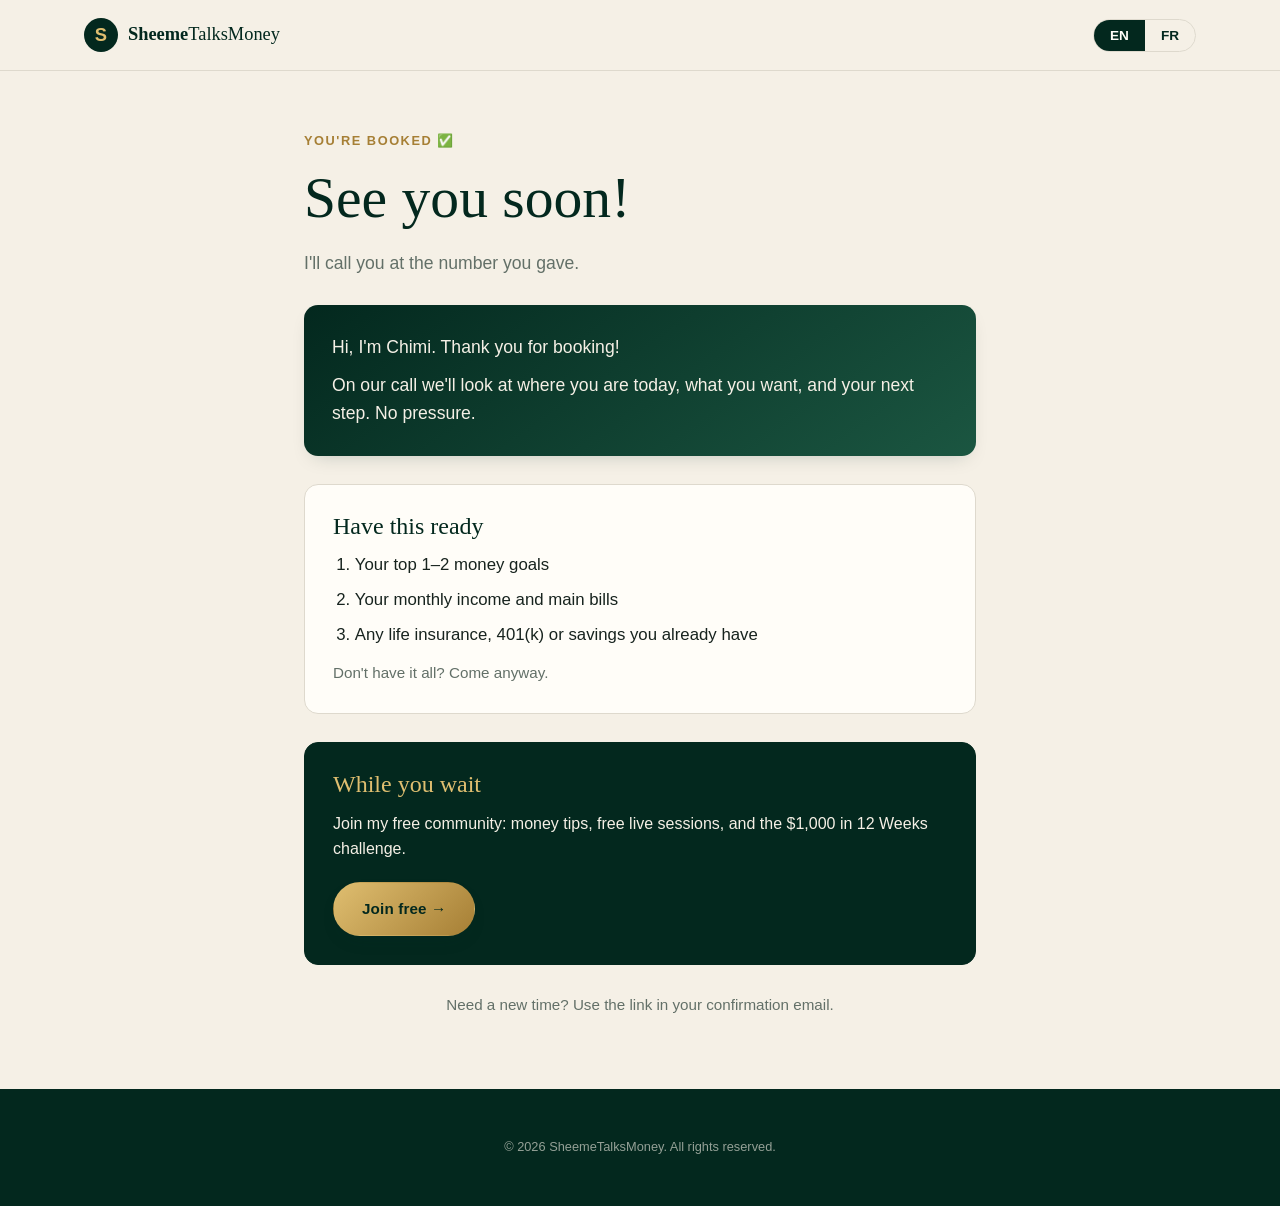
<file: booked/index.html>
<!DOCTYPE html>
<html lang="en">

<head>
  <meta charset="UTF-8">

  <meta
    name="viewport"
    content="width=device-width, initial-scale=1.0"
  >

  <!-- Confirmation page Calendly redirects to after a booking.
       Not meant to show up in search results. -->
  <meta name="robots" content="noindex">

  <meta
    name="theme-color"
    content="#123d2e"
  >

  <title>
    You're booked | SheemeTalksMoney
  </title>

  <link
    rel="stylesheet"
    href="../css/style.css"
  >

  <link
    rel="stylesheet"
    href="../css/booked.css"
  >
</head>


<body>

  <!-- =========================================
       HEADER
  ========================================== -->

  <header class="site-header">

    <nav
      class="nav shell"
      aria-label="Main navigation"
    >

      <a
        class="brand"
        href="../"
        aria-label="SheemeTalksMoney home"
      >

        <span class="brand-mark">
          S
        </span>

        <span>
          <strong>Sheeme</strong>TalksMoney
        </span>

      </a>


      <!-- Language switch. js/booked.js picks the
           visitor's browser language on first load. -->
      <div
        class="lang-switch"
        role="group"
        aria-label="Language / Langue"
      >
        <button type="button" data-set-lang="en">EN</button>
        <button type="button" data-set-lang="fr">FR</button>
      </div>

    </nav>

  </header>


  <main id="main-content">

    <section class="booked">

      <div class="shell booked-shell">


        <!-- =====================================
             CONFIRMATION
        ====================================== -->

        <div class="booked-head">

          <p class="eyebrow">
            <span data-lang="en">You're booked ✅</span>
            <span data-lang="fr">C'est confirmé ✅</span>
          </p>

          <h1>
            <span data-lang="en">See you soon<span class="js-first-name"></span>!</span>
            <span data-lang="fr">À très bientôt<span class="js-first-name"></span> !</span>
          </h1>

          <!-- Filled in from Calendly's redirect details;
               stays hidden if they aren't passed. -->
          <p class="booked-when" hidden>
            <span class="js-when"></span>
          </p>

          <p class="booked-lede">
            <span data-lang="en">I'll call you at the number you gave.</span>
            <span data-lang="fr">Je vous appellerai au numéro indiqué.</span>
            <span class="js-video-line" hidden>
              <span data-lang="en">Watch this short video first.</span>
              <span data-lang="fr">Regardez d'abord cette courte vidéo.</span>
            </span>
          </p>

        </div>


        <!-- =====================================
             VIDEO
             Paste the YouTube/Vimeo link into
             VIDEO_URL in js/booked.js. Until then
             the written welcome below shows instead.
        ====================================== -->

        <div class="video-wrapper booked-video" hidden>
          <iframe
            class="js-video"
            title="Welcome from Chimi"
            allow="accelerometer; autoplay; clipboard-write; encrypted-media; gyroscope; picture-in-picture"
            allowfullscreen
          ></iframe>
        </div>

        <div class="booked-welcome">

          <p>
            <span data-lang="en">Hi, I'm Chimi. Thank you for booking!</span>
            <span data-lang="fr">Bonjour, c'est Chimi. Merci pour votre réservation !</span>
          </p>

          <p>
            <span data-lang="en">On our call we'll look at where you are today, what you want, and your next step. No pressure.</span>
            <span data-lang="fr">Pendant l'appel, on regarde où vous en êtes, ce que vous voulez, et votre prochaine étape. Sans pression.</span>
          </p>

        </div>


        <!-- =====================================
             HAVE THIS READY
        ====================================== -->

        <div class="booked-card">

          <h2>
            <span data-lang="en">Have this ready</span>
            <span data-lang="fr">À préparer</span>
          </h2>

          <ol class="booked-list">
            <li>
              <span data-lang="en">Your top 1–2 money goals</span>
              <span data-lang="fr">Vos 1 ou 2 objectifs principaux</span>
            </li>
            <li>
              <span data-lang="en">Your monthly income and main bills</span>
              <span data-lang="fr">Vos revenus et dépenses du mois</span>
            </li>
            <li>
              <span data-lang="en">Any life insurance, 401(k) or savings you already have</span>
              <span data-lang="fr">Vos assurances vie, 401(k) ou épargne actuelles</span>
            </li>
          </ol>

          <p class="booked-note">
            <span data-lang="en">Don't have it all? Come anyway.</span>
            <span data-lang="fr">Il vous manque des infos ? Venez quand même.</span>
          </p>

        </div>


        <!-- =====================================
             NEXT STEP
        ====================================== -->

        <div class="booked-card booked-card-green">

          <h2>
            <span data-lang="en">While you wait</span>
            <span data-lang="fr">En attendant</span>
          </h2>

          <p>
            <span data-lang="en">Join my free community: money tips, free live sessions, and the $1,000 in 12&nbsp;Weeks challenge.</span>
            <span data-lang="fr">Rejoignez ma communauté gratuite : conseils, sessions en direct et le défi 1&nbsp;000&nbsp;$ en 12&nbsp;semaines.</span>
          </p>

          <a
            class="button button-gold js-community-link"
            target="_blank"
            rel="noopener noreferrer"
          >
            <span data-lang="en">Join free →</span>
            <span data-lang="fr">Rejoindre gratuitement →</span>
          </a>

        </div>


        <p class="booked-change">
          <span data-lang="en">Need a new time? Use the link in your confirmation email.</span>
          <span data-lang="fr">Besoin d'un autre horaire ? Utilisez le lien dans votre e-mail de confirmation.</span>
        </p>

      </div>

    </section>


    <footer class="site-footer booked-footer">

      <div class="shell copyright">

        © 2026 SheemeTalksMoney.
        All rights reserved.

      </div>

    </footer>

  </main>


  <script src="../js/booked.js"></script>

</body>

</html>
</file>
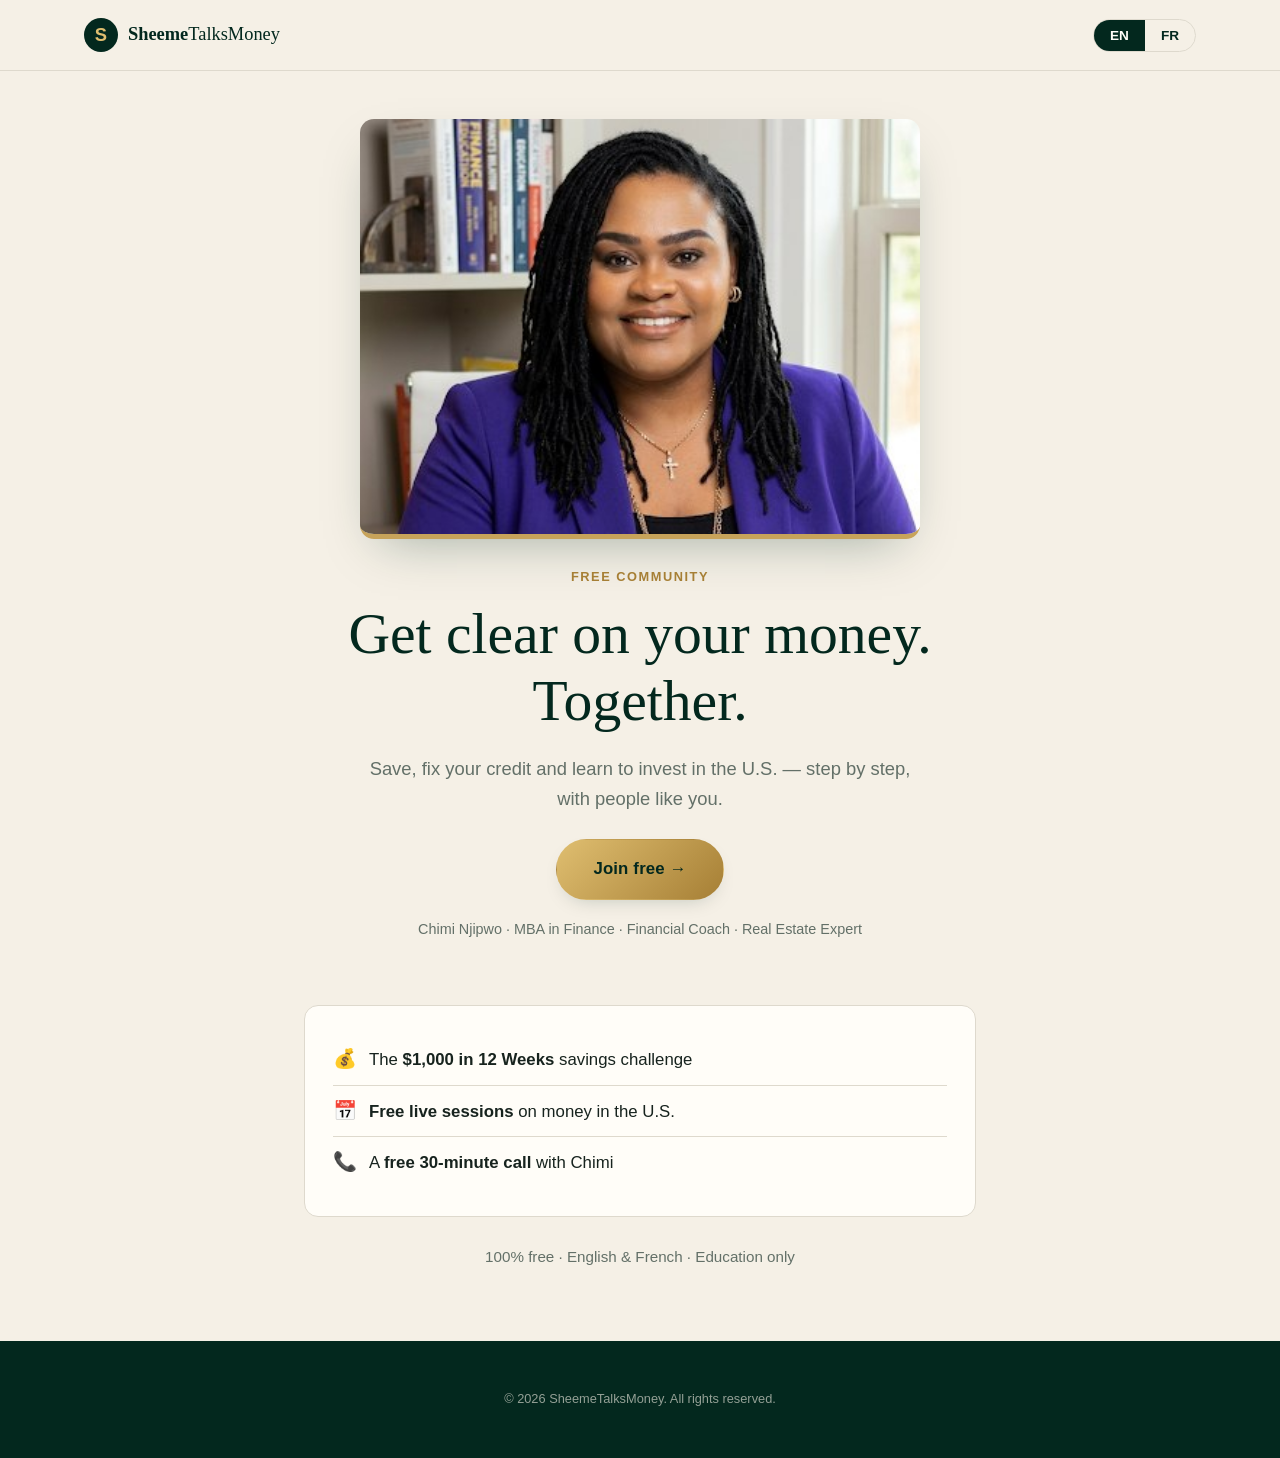
<file: join/index.html>
<!DOCTYPE html>
<html lang="en">

<head>
  <meta charset="UTF-8">

  <meta
    name="viewport"
    content="width=device-width, initial-scale=1.0"
  >

  <meta
    name="description"
    content="Join the free SheemeTalksMoney community with Chimi Njipwo: savings challenge, free live sessions, money resources and a free 30-minute call. English and French."
  >

  <meta
    name="theme-color"
    content="#123d2e"
  >

  <title>
    Join the Free Community | SheemeTalksMoney
  </title>

  <link
    rel="canonical"
    href="https://sheemetalksmoney.github.io/join/"
  >

  <link
    rel="icon"
    href="../images/favicon.svg"
    type="image/svg+xml"
  >

  <!-- Social sharing preview (TikTok bio, WhatsApp, Facebook) -->
  <meta property="og:type" content="website">
  <meta property="og:title" content="Join the free SheemeTalksMoney community">
  <meta property="og:description" content="Save, fix your credit and learn to invest in the U.S. Free challenge, live sessions and a free call with Chimi. English & French.">
  <meta property="og:image" content="https://sheemetalksmoney.github.io/images/chimi.jpg">
  <meta property="og:url" content="https://sheemetalksmoney.github.io/join/">
  <meta name="twitter:card" content="summary">

  <link
    rel="stylesheet"
    href="../css/style.css"
  >

  <link
    rel="stylesheet"
    href="../css/booked.css"
  >

  <link
    rel="stylesheet"
    href="../css/join.css"
  >
</head>


<body>

  <!-- =========================================
       HEADER
  ========================================== -->

  <header class="site-header">

    <nav
      class="nav shell"
      aria-label="Main navigation"
    >

      <a
        class="brand"
        href="../"
        aria-label="SheemeTalksMoney home"
      >

        <span class="brand-mark">
          S
        </span>

        <span>
          <strong>Sheeme</strong>TalksMoney
        </span>

      </a>


      <!-- Language switch. js/join.js picks the
           visitor's browser language on first load. -->
      <div
        class="lang-switch"
        role="group"
        aria-label="Language / Langue"
      >
        <button type="button" data-set-lang="en">EN</button>
        <button type="button" data-set-lang="fr">FR</button>
      </div>

    </nav>

  </header>


  <main id="main-content">

    <!-- =========================================
         HERO
    ========================================== -->

    <section class="join-hero">

      <div class="shell join-hero-shell">

        <img
          class="join-photo"
          src="../images/chimi-banner.jpg"
          alt="Chimi Njipwo"
          width="386"
          height="512"
        >

        <p class="eyebrow">
          <span data-lang="en">Free community</span>
          <span data-lang="fr">Communauté gratuite</span>
        </p>

        <h1>
          <span data-lang="en">Get clear on your money. Together.</span>
          <span data-lang="fr">Prends le contrôle de ton argent. Ensemble.</span>
        </h1>

        <p class="join-lede">
          <span data-lang="en">Save, fix your credit and learn to invest in the U.S. — step by step, with people like you.</span>
          <span data-lang="fr">Épargne, répare ton crédit et apprends à investir aux États-Unis — étape par étape, avec des gens comme toi.</span>
        </p>

        <a
          class="button button-gold join-cta js-join-link"
        >
          <span data-lang="en">Join free →</span>
          <span data-lang="fr">Rejoindre gratuitement →</span>
        </a>

        <p class="join-host">
          Chimi Njipwo · MBA in Finance · Financial Coach · Real Estate Expert
        </p>

      </div>

    </section>


    <section class="booked">

      <div class="shell booked-shell">

        <div class="booked-card">

          <ul class="join-list">
            <li>
              <span class="join-icon" aria-hidden="true">💰</span>
              <span data-lang="en">The <strong>$1,000 in 12 Weeks</strong> savings challenge</span>
              <span data-lang="fr">Le défi <strong>1 000 $ en 12 semaines</strong></span>
            </li>
            <li>
              <span class="join-icon" aria-hidden="true">📅</span>
              <span data-lang="en"><strong>Free live sessions</strong> on money in the U.S.</span>
              <span data-lang="fr"><strong>Sessions en direct gratuites</strong> sur l'argent aux États-Unis</span>
            </li>
            <li>
              <span class="join-icon" aria-hidden="true">📞</span>
              <span data-lang="en">A <strong>free 30-minute call</strong> with Chimi</span>
              <span data-lang="fr">Un <strong>appel gratuit de 30 minutes</strong> avec Chimi</span>
            </li>
          </ul>

        </div>

        <div class="join-final">

          <p class="booked-change">
            <span data-lang="en">100% free · English &amp; French · Education only</span>
            <span data-lang="fr">100 % gratuit · Français et anglais · Contenu éducatif</span>
          </p>

        </div>

      </div>

    </section>


    <footer class="site-footer booked-footer">

      <div class="shell copyright">

        © 2026 SheemeTalksMoney.
        All rights reserved.

      </div>

    </footer>

  </main>


  <script src="../js/join.js"></script>

</body>

</html>
</file>
<file: css/style.css>
/* =========================================================
   SheemeTalksMoney — site styles
   Palette supplied by client; do not add new colors without
   deriving them from these tokens.
========================================================= */

:root {
  --green: #123d2e;
  --green-dark: #062d22;
  --green-deep: #03281e;
  --green-light: #1b5641;

  --gold: #c7a35a;
  --gold-light: #dfbe70;
  --gold-dark: #a67f35;

  --cream: #f5f0e6;
  --cream-dark: #eee5d4;

  --white: #fffdf8;
  --ink: #17231e;
  --muted: #637068;
  --line: #ded9cd;

  --shell-width: 1160px;
  --radius: 14px;
  --radius-sm: 8px;
  --shadow: 0 20px 50px -20px rgba(6, 45, 34, 0.35);
  --shadow-sm: 0 8px 20px -10px rgba(6, 45, 34, 0.25);

  --font-body: "Georgia", "Iowan Old Style", "Times New Roman", serif;
  --font-sans: -apple-system, BlinkMacSystemFont, "Segoe UI", Helvetica, Arial, sans-serif;
}

/* =========================================================
   RESET / BASE
========================================================= */

*,
*::before,
*::after {
  box-sizing: border-box;
}

html {
  scroll-behavior: smooth;
  -webkit-text-size-adjust: 100%;
}

body {
  margin: 0;
  font-family: var(--font-sans);
  color: var(--ink);
  background: var(--cream);
  line-height: 1.6;
  -webkit-font-smoothing: antialiased;
}

img {
  max-width: 100%;
  display: block;
}

a {
  color: inherit;
  text-decoration: none;
}

h1,
h2,
h3,
h4 {
  font-family: var(--font-body);
  color: var(--green-deep);
  line-height: 1.15;
  margin: 0 0 0.5em;
}

h1 {
  font-size: clamp(2.4rem, 4.5vw, 3.6rem);
  font-weight: 400;
}

h2 {
  font-size: clamp(1.9rem, 3vw, 2.6rem);
  font-weight: 400;
}

h3 {
  font-size: 1.25rem;
  font-weight: 600;
  color: var(--green-deep);
}

h4 {
  font-size: 0.95rem;
  letter-spacing: 0.04em;
  text-transform: uppercase;
  color: var(--gold-dark);
}

p {
  margin: 0 0 1em;
  color: var(--muted);
}

@media (prefers-reduced-motion: reduce) {
  html {
    scroll-behavior: auto;
  }

  * {
    animation-duration: 0.01ms !important;
    animation-iteration-count: 1 !important;
    transition-duration: 0.01ms !important;
    scroll-behavior: auto !important;
  }
}

/* Focus visibility everywhere — never remove without replacing */
a:focus-visible,
button:focus-visible {
  outline: 3px solid var(--gold-dark);
  outline-offset: 3px;
  border-radius: 4px;
}

/* =========================================================
   SKIP LINK
========================================================= */

.skip-link {
  position: absolute;
  left: 1rem;
  top: -3rem;
  background: var(--green-deep);
  color: var(--white);
  padding: 0.75rem 1.25rem;
  border-radius: var(--radius-sm);
  font-size: 0.9rem;
  z-index: 1000;
  transition: top 0.2s ease;
}

.skip-link:focus {
  top: 1rem;
}

/* =========================================================
   LAYOUT SHELL
========================================================= */

.shell {
  width: 100%;
  max-width: var(--shell-width);
  margin: 0 auto;
  padding: 0 24px;
}

section {
  padding: 88px 0;
}

/* =========================================================
   BUTTONS / LINKS
========================================================= */

.button {
  display: inline-flex;
  align-items: center;
  gap: 8px;
  padding: 14px 28px;
  border-radius: 999px;
  font-size: 0.95rem;
  font-weight: 600;
  letter-spacing: 0.01em;
  border: 1px solid transparent;
  transition: transform 0.18s ease, box-shadow 0.18s ease, background 0.18s ease;
  white-space: nowrap;
}

.button-gold {
  background: linear-gradient(135deg, var(--gold-light), var(--gold-dark));
  color: var(--green-deep);
  box-shadow: var(--shadow-sm);
}

.button-gold:hover {
  transform: translateY(-2px);
  box-shadow: 0 14px 30px -12px rgba(166, 127, 53, 0.55);
}

.button-green {
  background: var(--green-deep);
  color: var(--white);
  border-color: var(--green-deep);
}

.button-green:hover {
  transform: translateY(-2px);
  background: var(--green-dark);
  box-shadow: var(--shadow-sm);
}

.text-link {
  display: inline-block;
  font-weight: 600;
  color: var(--green-deep);
  border-bottom: 1px solid var(--gold-dark);
  padding-bottom: 2px;
  transition: color 0.15s ease, border-color 0.15s ease;
}

.text-link:hover {
  color: var(--gold-dark);
}

.text-link.light {
  color: var(--cream);
  border-color: var(--gold-light);
}

.text-link.light:hover {
  color: var(--gold-light);
}

.eyebrow {
  display: inline-block;
  font-size: 0.8rem;
  font-weight: 700;
  letter-spacing: 0.12em;
  text-transform: uppercase;
  color: var(--gold-dark);
  margin: 0 0 14px;
}

/* =========================================================
   HEADER / NAV
========================================================= */

.site-header {
  position: sticky;
  top: 0;
  z-index: 100;
  background: rgba(245, 240, 230, 0.92);
  backdrop-filter: blur(10px);
  border-bottom: 1px solid var(--line);
}

.nav {
  display: flex;
  align-items: center;
  justify-content: space-between;
  gap: 24px;
  padding: 18px 24px;
}

.brand {
  display: inline-flex;
  align-items: center;
  gap: 10px;
  font-family: var(--font-body);
  font-size: 1.15rem;
  color: var(--green-deep);
}

.brand-mark {
  display: inline-flex;
  align-items: center;
  justify-content: center;
  width: 34px;
  height: 34px;
  border-radius: 50%;
  background: var(--green-deep);
  color: var(--gold-light);
  font-weight: 700;
  font-family: var(--font-sans);
}

.nav-links {
  display: flex;
  align-items: center;
  gap: 28px;
  font-size: 0.95rem;
  font-weight: 500;
}

.nav-links a:not(.button) {
  color: var(--ink);
  position: relative;
}

.nav-links a:not(.button)::after {
  content: "";
  position: absolute;
  left: 0;
  right: 0;
  bottom: -4px;
  height: 2px;
  background: var(--gold-dark);
  transform: scaleX(0);
  transform-origin: left;
  transition: transform 0.2s ease;
}

.nav-links a:not(.button):hover::after {
  transform: scaleX(1);
}

@media (max-width: 860px) {
  .nav-links a:not(.button) {
    display: none;
  }
}

/* =========================================================
   HERO
========================================================= */

.hero {
  position: relative;
  overflow: hidden;
  background: radial-gradient(120% 120% at 20% -10%, var(--green-light), var(--green-deep) 65%);
  color: var(--cream);
  padding: 110px 0 90px;
}

.hero-ring {
  position: absolute;
  top: -220px;
  right: -180px;
  width: 520px;
  height: 520px;
  border-radius: 50%;
  border: 1px solid rgba(223, 190, 112, 0.35);
  pointer-events: none;
}

.hero-grid {
  position: relative;
  display: grid;
  grid-template-columns: 1.15fr 0.85fr;
  gap: 56px;
  align-items: center;
}

.hero-copy h1 {
  color: var(--white);
}

.hero-copy h1 em {
  display: block;
  font-style: normal;
  color: var(--gold-light);
  margin-top: 6px;
}

.hero-lede {
  color: var(--cream-dark);
  font-size: 1.05rem;
  max-width: 46ch;
}

.hero-actions {
  display: flex;
  flex-wrap: wrap;
  align-items: center;
  gap: 22px;
  margin: 30px 0 34px;
}

.hero-trust {
  display: flex;
  flex-wrap: wrap;
  gap: 20px;
  font-size: 0.85rem;
  color: var(--cream-dark);
}

.hero-trust span {
  display: inline-flex;
  align-items: center;
  gap: 6px;
}

.hero-trust i {
  font-style: normal;
  color: var(--gold-light);
}

.hero-portrait {
  position: relative;
}

.portrait-frame {
  border-radius: var(--radius);
  overflow: hidden;
  border: 1px solid rgba(223, 190, 112, 0.4);
  box-shadow: var(--shadow);
}

.portrait-frame img {
  width: 100%;
  height: 100%;
  aspect-ratio: 1 / 1;
  object-fit: cover;
}

.guide-card {
  position: absolute;
  left: -24px;
  bottom: -28px;
  background: var(--white);
  color: var(--ink);
  padding: 20px 24px;
  border-radius: var(--radius-sm);
  box-shadow: var(--shadow);
  max-width: 260px;
}

.guide-card .eyebrow {
  margin-bottom: 8px;
}

.guide-card h2 {
  font-size: 1.3rem;
  margin-bottom: 4px;
}

.guide-card p {
  margin: 0;
  font-size: 0.85rem;
  color: var(--muted);
}

@media (max-width: 900px) {
  .hero-grid {
    grid-template-columns: 1fr;
  }

  .guide-card {
    position: static;
    margin-top: 20px;
    max-width: none;
  }
}

/* =========================================================
   VIDEO SECTION
========================================================= */

.video-section {
  background: var(--white);
  border-top: 1px solid var(--line);
  border-bottom: 1px solid var(--line);
}

.video-grid {
  display: grid;
  grid-template-columns: 0.9fr 1.1fr;
  gap: 56px;
  align-items: center;
}

.video-wrapper {
  border-radius: var(--radius);
  overflow: hidden;
  box-shadow: var(--shadow-sm);
}

.video-placeholder {
  aspect-ratio: 16 / 10;
  display: flex;
  align-items: center;
  justify-content: center;
  background: linear-gradient(145deg, var(--green-deep), var(--green-light));
}

.play-button {
  width: 68px;
  height: 68px;
  margin: 0 auto;
  border-radius: 50%;
  background: var(--gold-light);
  color: var(--green-deep);
  display: flex;
  align-items: center;
  justify-content: center;
  font-size: 1.4rem;
  box-shadow: var(--shadow-sm);
}

@media (max-width: 900px) {
  .video-grid {
    grid-template-columns: 1fr;
  }
}

/* =========================================================
   SERVICES
========================================================= */

.services {
  background: var(--cream);
}

.services-heading {
  text-align: center;
  max-width: 620px;
  margin: 0 auto 56px;
}

.services-heading p:not(.eyebrow) {
  color: var(--muted);
}

.service-grid {
  display: grid;
  grid-template-columns: repeat(4, 1fr);
  gap: 24px;
}

.service-card {
  position: relative;
  background: var(--white);
  border: 1px solid var(--line);
  border-radius: var(--radius);
  padding: 32px 26px;
  display: flex;
  flex-direction: column;
  transition: transform 0.2s ease, box-shadow 0.2s ease;
}

.service-card:hover {
  transform: translateY(-4px);
  box-shadow: var(--shadow-sm);
}

.service-number {
  position: absolute;
  top: 22px;
  right: 26px;
  font-family: var(--font-body);
  font-size: 1.1rem;
  color: var(--line);
}

.service-icon {
  width: 46px;
  height: 46px;
  display: flex;
  align-items: center;
  justify-content: center;
  border-radius: 50%;
  background: var(--cream-dark);
  color: var(--green-deep);
  font-size: 1.3rem;
  margin-bottom: 20px;
}

.service-card h3 {
  margin-bottom: 10px;
}

.service-card p {
  flex-grow: 1;
  font-size: 0.92rem;
}

.service-meta {
  font-size: 0.78rem;
  font-weight: 700;
  letter-spacing: 0.06em;
  text-transform: uppercase;
  color: var(--gold-dark);
  margin-bottom: 18px;
}

.service-card .button {
  align-self: flex-start;
  padding: 10px 20px;
  font-size: 0.85rem;
}

@media (max-width: 1000px) {
  .service-grid {
    grid-template-columns: repeat(2, 1fr);
  }
}

@media (max-width: 600px) {
  .service-grid {
    grid-template-columns: 1fr;
  }
}

/* =========================================================
   ABOUT
========================================================= */

.about {
  background: var(--white);
}

.about-grid {
  display: grid;
  grid-template-columns: 0.8fr 1.2fr;
  gap: 60px;
  align-items: center;
}

.about-image img {
  border-radius: var(--radius);
  aspect-ratio: 4 / 5;
  object-fit: cover;
  box-shadow: var(--shadow-sm);
}

.about-copy p {
  font-size: 1.02rem;
}

.about-bottom {
  display: flex;
  flex-wrap: wrap;
  align-items: center;
  gap: 28px;
  margin-top: 28px;
  padding-top: 24px;
  border-top: 1px solid var(--line);
}

.signature {
  font-family: var(--font-body);
  font-style: italic;
  font-size: 1.4rem;
  color: var(--green-deep);
}

.credential {
  display: flex;
  align-items: center;
  gap: 10px;
  font-size: 0.85rem;
  color: var(--muted);
}

.credential-icon {
  display: inline-flex;
  align-items: center;
  justify-content: center;
  width: 34px;
  height: 34px;
  border-radius: 50%;
  background: var(--cream-dark);
  color: var(--gold-dark);
}

@media (max-width: 900px) {
  .about-grid {
    grid-template-columns: 1fr;
  }
}

/* =========================================================
   TESTIMONIALS
========================================================= */

.testimonials {
  background: var(--cream-dark);
}

.testimonials-heading {
  text-align: center;
  max-width: 560px;
  margin: 0 auto 50px;
}

.testimonial-cards {
  display: grid;
  grid-template-columns: repeat(3, 1fr);
  gap: 24px;
}

.testimonial-card {
  background: var(--white);
  border-radius: var(--radius);
  padding: 32px 28px;
  border: 1px solid var(--line);
}

.quote-mark {
  display: block;
  font-family: var(--font-body);
  font-size: 2.6rem;
  color: var(--gold);
  line-height: 1;
  margin-bottom: 8px;
}

.testimonial-card p {
  color: var(--ink);
  font-size: 0.95rem;
}

.testimonial-footer {
  display: flex;
  align-items: center;
  justify-content: space-between;
  margin-top: 18px;
  font-size: 0.88rem;
  font-weight: 600;
  color: var(--green-deep);
}

.stars {
  color: var(--gold-dark);
  font-weight: 400;
  letter-spacing: 1px;
}

@media (max-width: 900px) {
  .testimonial-cards {
    grid-template-columns: 1fr;
  }
}

/* =========================================================
   FINAL CTA
========================================================= */

.final-cta {
  background: var(--green-deep);
  color: var(--cream);
}

.final-grid {
  display: grid;
  grid-template-columns: auto 1fr auto;
  gap: 40px;
  align-items: center;
}

.final-icon {
  width: 60px;
  height: 60px;
  border-radius: 50%;
  border: 1px solid rgba(223, 190, 112, 0.5);
  display: flex;
  align-items: center;
  justify-content: center;
  font-size: 1.4rem;
  color: var(--gold-light);
  flex-shrink: 0;
}

.final-copy small {
  display: block;
  color: var(--gold-light);
  font-weight: 700;
  letter-spacing: 0.06em;
  text-transform: uppercase;
  font-size: 0.78rem;
  margin-bottom: 8px;
}

.final-copy h2 {
  color: var(--white);
  margin-bottom: 10px;
}

.final-copy p {
  color: var(--cream-dark);
  margin: 0;
  max-width: 46ch;
}

.final-actions {
  display: flex;
  flex-direction: column;
  align-items: flex-start;
  gap: 14px;
}

.mini-benefits {
  display: flex;
  flex-wrap: wrap;
  gap: 14px;
  font-size: 0.78rem;
  color: var(--cream-dark);
}

@media (max-width: 900px) {
  .final-grid {
    grid-template-columns: 1fr;
    text-align: left;
  }
}

/* =========================================================
   FOOTER
========================================================= */

.site-footer {
  background: var(--green-deep);
  color: var(--cream-dark);
  padding-top: 72px;
}

.footer-grid {
  display: grid;
  grid-template-columns: 1.4fr 1fr 1fr 1.2fr;
  gap: 40px;
  padding-bottom: 48px;
  border-bottom: 1px solid rgba(245, 240, 230, 0.15);
}

.footer-brand .brand {
  color: var(--white);
}

.footer-brand p {
  color: var(--cream-dark);
  font-size: 0.9rem;
  margin-top: 14px;
  max-width: 32ch;
}

.footer-column h4 {
  color: var(--gold-light);
  margin-bottom: 16px;
}

.footer-column a {
  display: block;
  color: var(--cream-dark);
  font-size: 0.92rem;
  margin-bottom: 10px;
  transition: color 0.15s ease;
}

.footer-column a:hover {
  color: var(--gold-light);
}

.footer-column p {
  color: var(--cream-dark);
  font-size: 0.85rem;
}

.social-links {
  display: flex;
  flex-wrap: wrap;
  gap: 10px;
}

.social-links a {
  width: 38px;
  height: 38px;
  border-radius: 50%;
  border: 1px solid rgba(245, 240, 230, 0.25);
  display: flex;
  align-items: center;
  justify-content: center;
  margin: 0;
  transition: background 0.15s ease, border-color 0.15s ease;
}

.social-links a:hover {
  background: rgba(245, 240, 230, 0.1);
  border-color: var(--gold-light);
}

.copyright {
  padding: 24px;
  text-align: center;
  font-size: 0.8rem;
  color: rgba(245, 240, 230, 0.6);
}

@media (max-width: 900px) {
  .footer-grid {
    grid-template-columns: repeat(2, 1fr);
  }
}

@media (max-width: 560px) {
  .footer-grid {
    grid-template-columns: 1fr;
  }
}

/* =========================================================
   MOBILE FIXED CTA
========================================================= */

.mobile-book {
  display: none;
  position: fixed;
  left: 16px;
  right: 16px;
  bottom: 16px;
  bottom: calc(16px + env(safe-area-inset-bottom));
  z-index: 90;
  background: var(--green-deep);
  color: var(--white);
  text-align: center;
  padding: 16px;
  border-radius: 999px;
  font-weight: 600;
  box-shadow: var(--shadow);
  align-items: center;
  justify-content: center;
  gap: 8px;
}

@media (max-width: 720px) {
  .mobile-book {
    display: flex;
  }

  /* keep the fixed CTA from covering the last section's content */
  .site-footer {
    padding-bottom: 88px;
  }
}

/* =========================================================
   RESPONSIVE TYPE / SPACING TWEAKS
========================================================= */

@media (max-width: 720px) {
  section {
    padding: 64px 0;
  }

  .shell {
    padding: 0 20px;
  }
}
</file>
<file: css/booked.css>
/* =========================================================
   Booking confirmation page (booked/index.html)
   Uses the tokens from style.css only.
========================================================= */

/* Keep [hidden] working on elements that set their own display. */
[hidden] {
  display: none !important;
}

/* Language toggle: only the active language's text shows. */
html[lang="en"] [data-lang="fr"],
html[lang="fr"] [data-lang="en"] {
  display: none;
}

.lang-switch {
  display: inline-flex;
  border: 1px solid var(--line);
  border-radius: 999px;
  overflow: hidden;
}

.lang-switch button {
  font: 600 0.85rem var(--font-sans);
  padding: 8px 16px;
  border: 0;
  background: transparent;
  color: var(--green-deep);
  cursor: pointer;
}

.lang-switch button[aria-pressed="true"] {
  background: var(--green-deep);
  color: var(--white);
}

.booked {
  padding: 56px 0 72px;
}

.booked-shell {
  max-width: 720px;
  display: grid;
  gap: 28px;
}

.booked-head h1 {
  margin-bottom: 0.3em;
}

.booked-when {
  display: inline-block;
  margin: 0 0 12px;
  padding: 8px 16px;
  border-radius: 999px;
  background: var(--cream-dark);
  color: var(--green-deep);
  font-weight: 600;
}

.booked-lede {
  margin: 0;
  font-size: 1.1rem;
  color: var(--muted);
}

.booked-video {
  aspect-ratio: 16 / 9;
  background: var(--green-deep);
}

.booked-video iframe {
  width: 100%;
  height: 100%;
  border: 0;
  display: block;
}

.booked-welcome {
  padding: 28px;
  border-radius: var(--radius);
  background: linear-gradient(145deg, var(--green-deep), var(--green-light));
  color: var(--cream);
  font-size: 1.1rem;
  box-shadow: var(--shadow-sm);
}

.booked-welcome p {
  margin: 0 0 10px;
  color: var(--cream);
}

.booked-welcome p:last-child {
  margin-bottom: 0;
}

.booked-card {
  padding: 28px;
  border-radius: var(--radius);
  background: var(--white);
  border: 1px solid var(--line);
}

.booked-card h2 {
  font-size: 1.5rem;
}

.booked-card-green {
  background: var(--green-deep);
  border-color: var(--green-deep);
  color: var(--cream);
}

.booked-card-green h2 {
  color: var(--gold-light);
}

.booked-card-green p {
  margin: 0 0 20px;
  color: var(--cream);
}

.booked-list {
  margin: 0;
  padding-left: 1.3em;
  font-size: 1.05rem;
}

.booked-list li {
  margin-bottom: 8px;
}

.booked-note,
.booked-change {
  margin: 12px 0 0;
  color: var(--muted);
  font-size: 0.95rem;
}

.booked-change {
  margin: 0;
  text-align: center;
}

.booked-footer {
  padding: 24px 0;
}

@media (max-width: 560px) {
  .booked {
    padding: 36px 0 56px;
  }

  .booked-shell {
    padding: 0 16px;
  }

  .booked-welcome,
  .booked-card {
    padding: 22px;
  }

  .booked-card .button {
    white-space: normal;
  }
}
</file>
<file: css/join.css>
/* =========================================================
   Community join page (join/index.html)
   Builds on booked.css; uses the tokens from style.css only.
========================================================= */

.join-hero {
  padding: 48px 0 8px;
  text-align: center;
}

.join-hero-shell {
  max-width: 720px;
}

/* Wide banner photo across the top of the page. The source photo is
   386px wide, so cap the width to keep it sharp on desktop. */
.join-photo {
  width: 100%;
  max-width: 560px;
  aspect-ratio: 4 / 3;
  height: auto;
  margin: 0 auto 24px;
  border-radius: var(--radius);
  object-fit: cover;
  object-position: center 22%;
  border-bottom: 5px solid var(--gold);
  box-shadow: var(--shadow);
}

.join-hero h1 {
  margin-bottom: 0.35em;
}

.join-lede {
  max-width: 560px;
  margin: 0 auto 26px;
  font-size: 1.15rem;
  color: var(--muted);
}

.join-cta {
  font-size: 1.05rem;
  padding: 16px 36px;
}

.join-host {
  margin: 18px 0 0;
  font-size: 0.9rem;
  color: var(--muted);
}

.join-list {
  list-style: none;
  margin: 0;
  padding: 0;
  font-size: 1.05rem;
}

.join-list li {
  display: flex;
  gap: 12px;
  align-items: baseline;
  padding: 10px 0;
  border-bottom: 1px solid var(--line);
}

.join-list li:last-child {
  border-bottom: 0;
}

.join-list-light {
  margin-bottom: 22px;
}

.join-list-light li {
  border-color: rgba(245, 240, 230, 0.18);
}

/* booked.css hides the inactive language with display:none;
   the active one should flow inline next to the icon. */
.join-list li > [data-lang] {
  flex: 1;
}

.join-icon {
  flex: 0 0 auto;
  font-size: 1.2rem;
}

.join-final {
  text-align: center;
  display: grid;
  gap: 16px;
  justify-items: center;
}

@media (max-width: 560px) {
  .join-hero {
    padding: 32px 0 0;
  }

  .join-hero-shell {
    padding: 0 16px;
  }



  .join-cta {
    width: 100%;
    justify-content: center;
    white-space: normal;
  }
}
</file>
